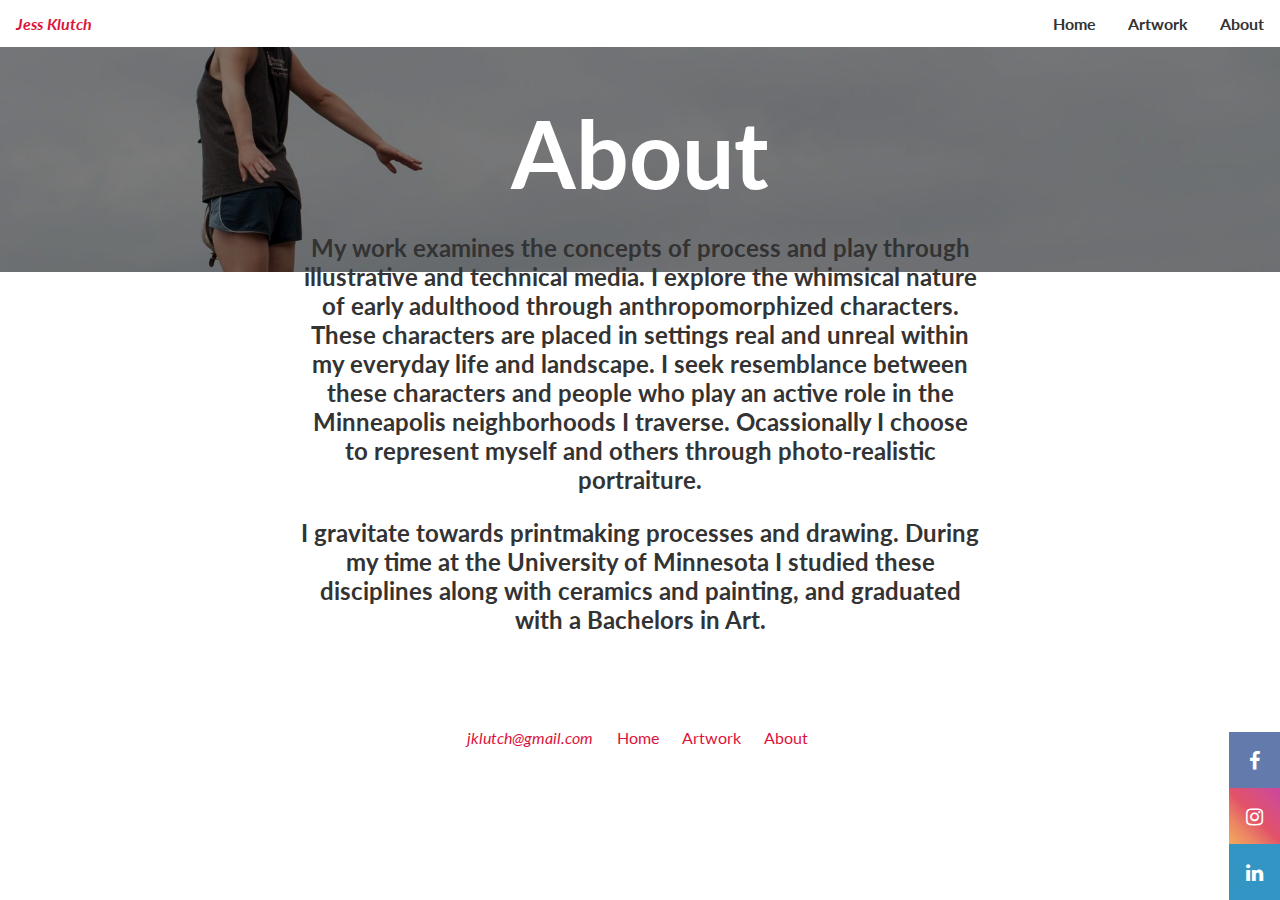
<file: Coding Practice/about.html>
<!doctype html>
<html>
<head>
	<!-- Global site tag (gtag.js) - Google Analytics -->
<script async src="https://www.googletagmanager.com/gtag/js?id=UA-152332224-1"></script>
<script>
  window.dataLayer = window.dataLayer || [];
  function gtag(){dataLayer.push(arguments);}
  gtag('js', new Date());

  gtag('config', 'UA-152332224-1');
</script>

	<meta charset="utf-8">
	<meta name="viewport" content="width=device-width initial-scale=1">
	<meta name="description" content="Artist Portfolio">
	<meta name="keywords" content="artist, printmaking, Minneapolis artist">
	<meta name="author" content="Jess Klutch">
	<title> Jess Klutch | About</title>
	<link rel="stylesheet" href="./style.css">
	<link href="https://fonts.googleapis.com/css?family=Lato:100&display=swap" rel="stylesheet">
	<link rel="stylesheet" href="https://cdnjs.cloudflare.com/ajax/libs/font-awesome/4.7.0/css/font-awesome.min.css">
	<link rel="icon" href="./images/favicon-16x16.png" type="image/gif" sizes="16x16">
</head>
<body> 
		<div class="navbar">
	<div class="title"><em><b>Jess Klutch</b></em></div>
    <a href="about.html"><b>About</b></a>
    <div class="dropdown">

   <a href="artwork.html" class="dropbtn"><b>Artwork
</b></a>
    <div class="dropdown-content">
    	<a href="prints.html"><b>Prints</b></a>
    	<a href="drawings.html"><b>Drawings</b></a>
    	<a href="paintings.html"><b>Paintings</b></a>
    	<a href="ceramics.html"><b>Ceramics</b></a>
</div>
  </div> 
  <a href="index.html"><b>Home</b></a>
</div>
<div class="background">


	
	<div class="content-box">
		<div class= "about-text"><b>About</b></div>
		<h2> <p>My work examines the concepts of process and play through illustrative and technical media. I explore the whimsical nature of early adulthood through anthropomorphized characters. These characters are placed in settings real and unreal within my everyday life and landscape. I seek resemblance between these characters and people who play an active role in the Minneapolis neighborhoods I traverse. Ocassionally I choose to represent myself and others through photo-realistic portraiture.</p>
			<p>I gravitate towards printmaking processes and drawing. During my time at the University of Minnesota I studied these disciplines along with ceramics and painting, and graduated with a Bachelors in Art.</p>

	</h2>
	</div>
<div class="footer">
	<div class="icon-bar">
  <a href="https://www.facebook.com/theklutch" class="facebook"><i class="fa fa-facebook"></i></a> 
  <a href="https://www.instagram.com/klutch16/" class="instagram"><i class="fa fa-instagram"></i></a> 
  <a href="https://www.linkedin.com/in/jess-klutch-a409b0176/" class="linkedin"><i class="fa fa-linkedin"></i></a>
</div>
</div>

<div class="footer-2">
	<a href="mailto:jklutch@gmail.com"><i>jklutch@gmail.com</i></a>
	<a href="index.html">Home</a>
	<a href="artwork.html">Artwork</a>
	<a href="about.html">About</a>
</div>
</body>
</html>
</file>
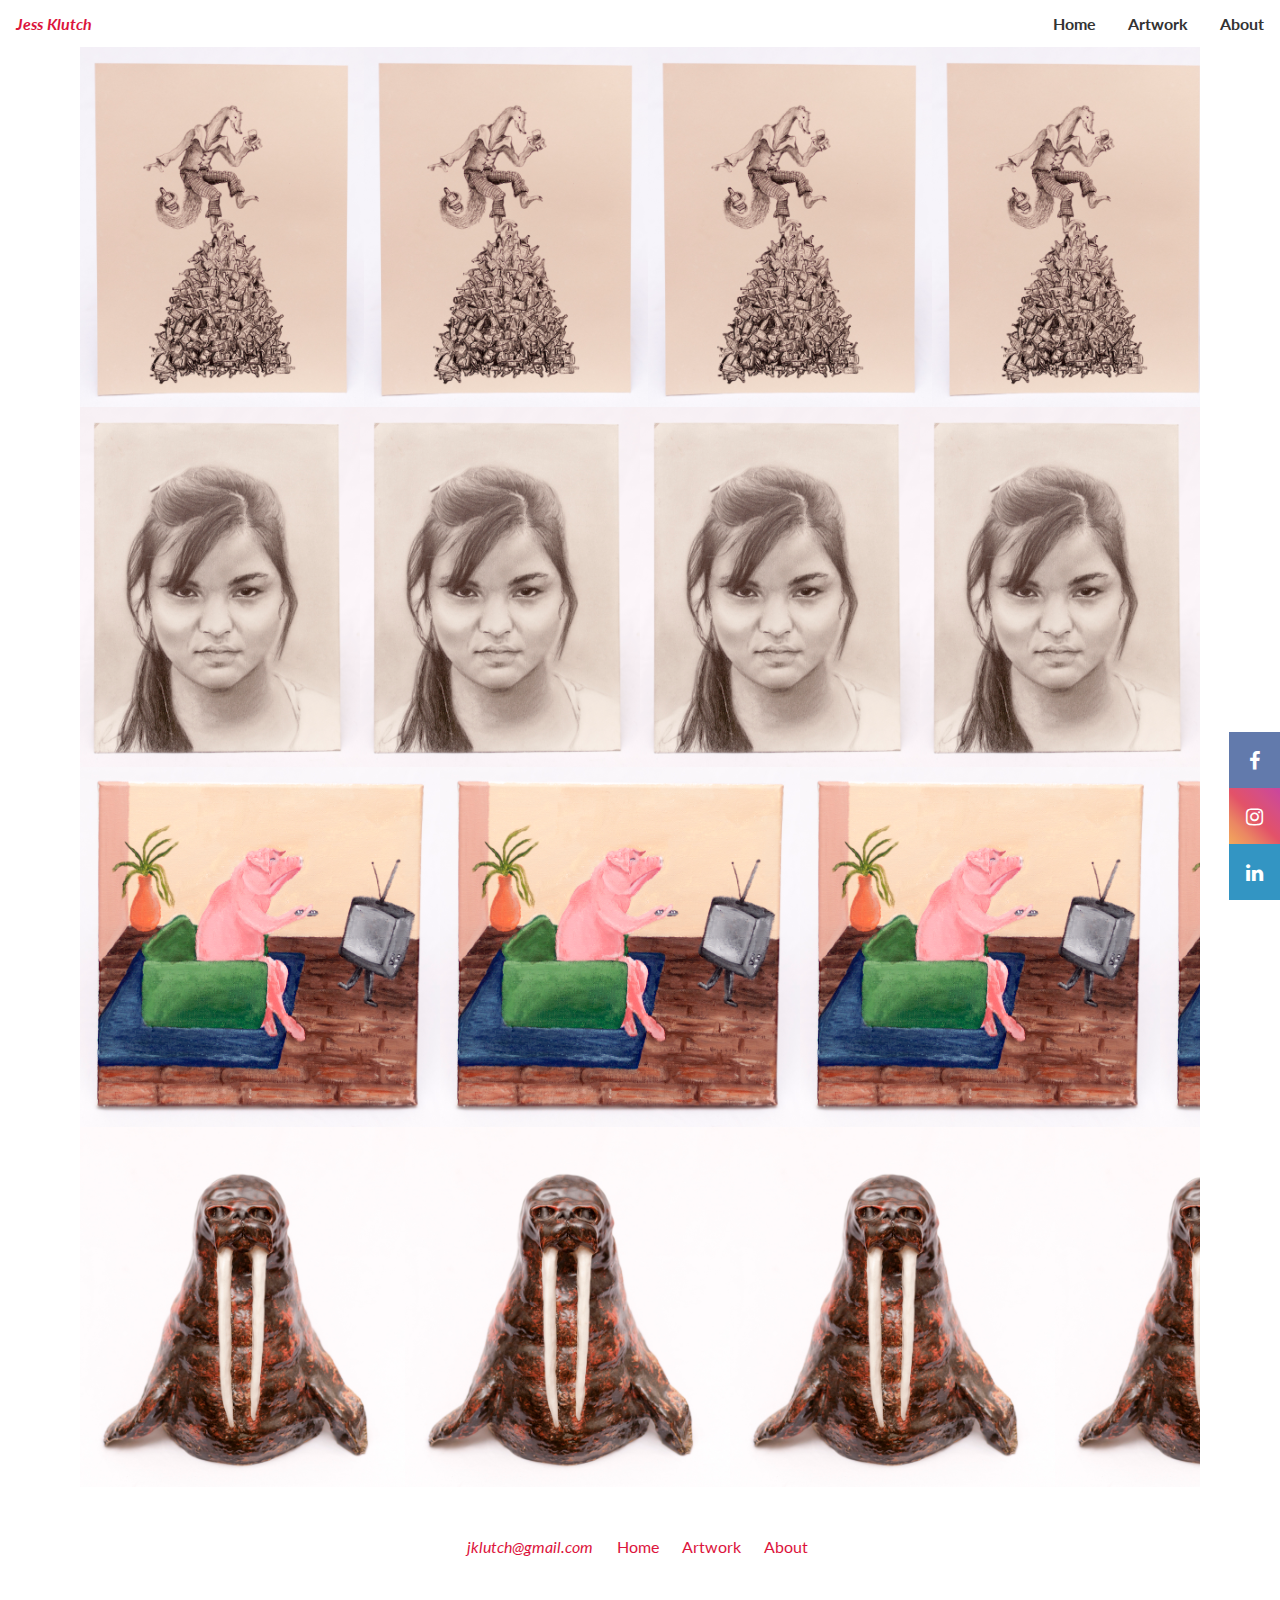
<file: Coding Practice/artwork.html>
<!doctype html>
<html>
<head>
	<!-- Global site tag (gtag.js) - Google Analytics -->
<script async src="https://www.googletagmanager.com/gtag/js?id=UA-152332224-1"></script>
<script>
  window.dataLayer = window.dataLayer || [];
  function gtag(){dataLayer.push(arguments);}
  gtag('js', new Date());

  gtag('config', 'UA-152332224-1');
</script>

	<meta charset="utf-8">
	<meta name="viewport" content="width=device-width initial-scale=1">
	<meta name="description" content="Artist Portfolio">
	<meta name="keywords" content="artist, printmaking, Minneapolis artist">
	<meta name="author" content="Jess Klutch">
	<title> Jess Klutch | Artwork</title>
	<link rel="stylesheet" href="./style.css">
	<link href="https://fonts.googleapis.com/css?family=Lato:100&display=swap" rel="stylesheet">
	<link rel="stylesheet" href="https://cdnjs.cloudflare.com/ajax/libs/font-awesome/4.7.0/css/font-awesome.min.css">
	<link rel="icon" href="./images/favicon-16x16.png" type="image/gif" sizes="16x16">
</head>

	<body> 
		<div class="navbar">
	<div class="title"><em><b>Jess Klutch</b></em></div>
    <a href="about.html"><b>About</b></a>
    <div class="dropdown">

   <a href="artwork.html" class="dropbtn"><b>Artwork</b>
</a>
    <div class="dropdown-content">
    	<a href="prints.html"><b>Prints</b></a>
    	<a href="drawings.html"><b>Drawings</b></a>
    	<a href="paintings.html"><b>Paintings</b></a>
    	<a href="ceramics.html"><b>Ceramics</b></a>
</div>
  </div> 
  <a href="index.html"><b>Home</b></a>
</div>


<a href="prints.html">
	<div class= "img-bottles">
		<button class="btn-a"><i>Prints</i></button>
</div>
</a>


<a href="drawings.html">
	<div class= "img-portrait">
		<button class="btn-a"><i>Drawings</i></button>
	</div>
</a>

<a href="paintings.html">
	<div class= "img-pig">
		<button class="btn-a"><i>Paintings</i></button>
</div>
</a>


<a href="ceramics.html">
	<div class="img-walrus">
		<button class="btn-a"><i>Ceramics</i></button>
	</div>
</a>
</div>
</div>
<div class="footer">
	<div class="icon-bar">
  <a href="https://www.facebook.com/theklutch" class="facebook"><i class="fa fa-facebook"></i></a> 
  <a href="https://www.instagram.com/klutch16/" class="instagram"><i class="fa fa-instagram"></i></a> 
  <a href="https://www.linkedin.com/in/jess-klutch-a409b0176/" class="linkedin"><i class="fa fa-linkedin"></i></a>
</div>
</div>

<div class="footer-2">
	<a href="mailto:jklutch@gmail.com"><i>jklutch@gmail.com</i></a>
	<a href="index.html">Home</a>
	<a href="artwork.html">Artwork</a>
	<a href="about.html">About</a>
</div>


	</body>
</html>
</file>
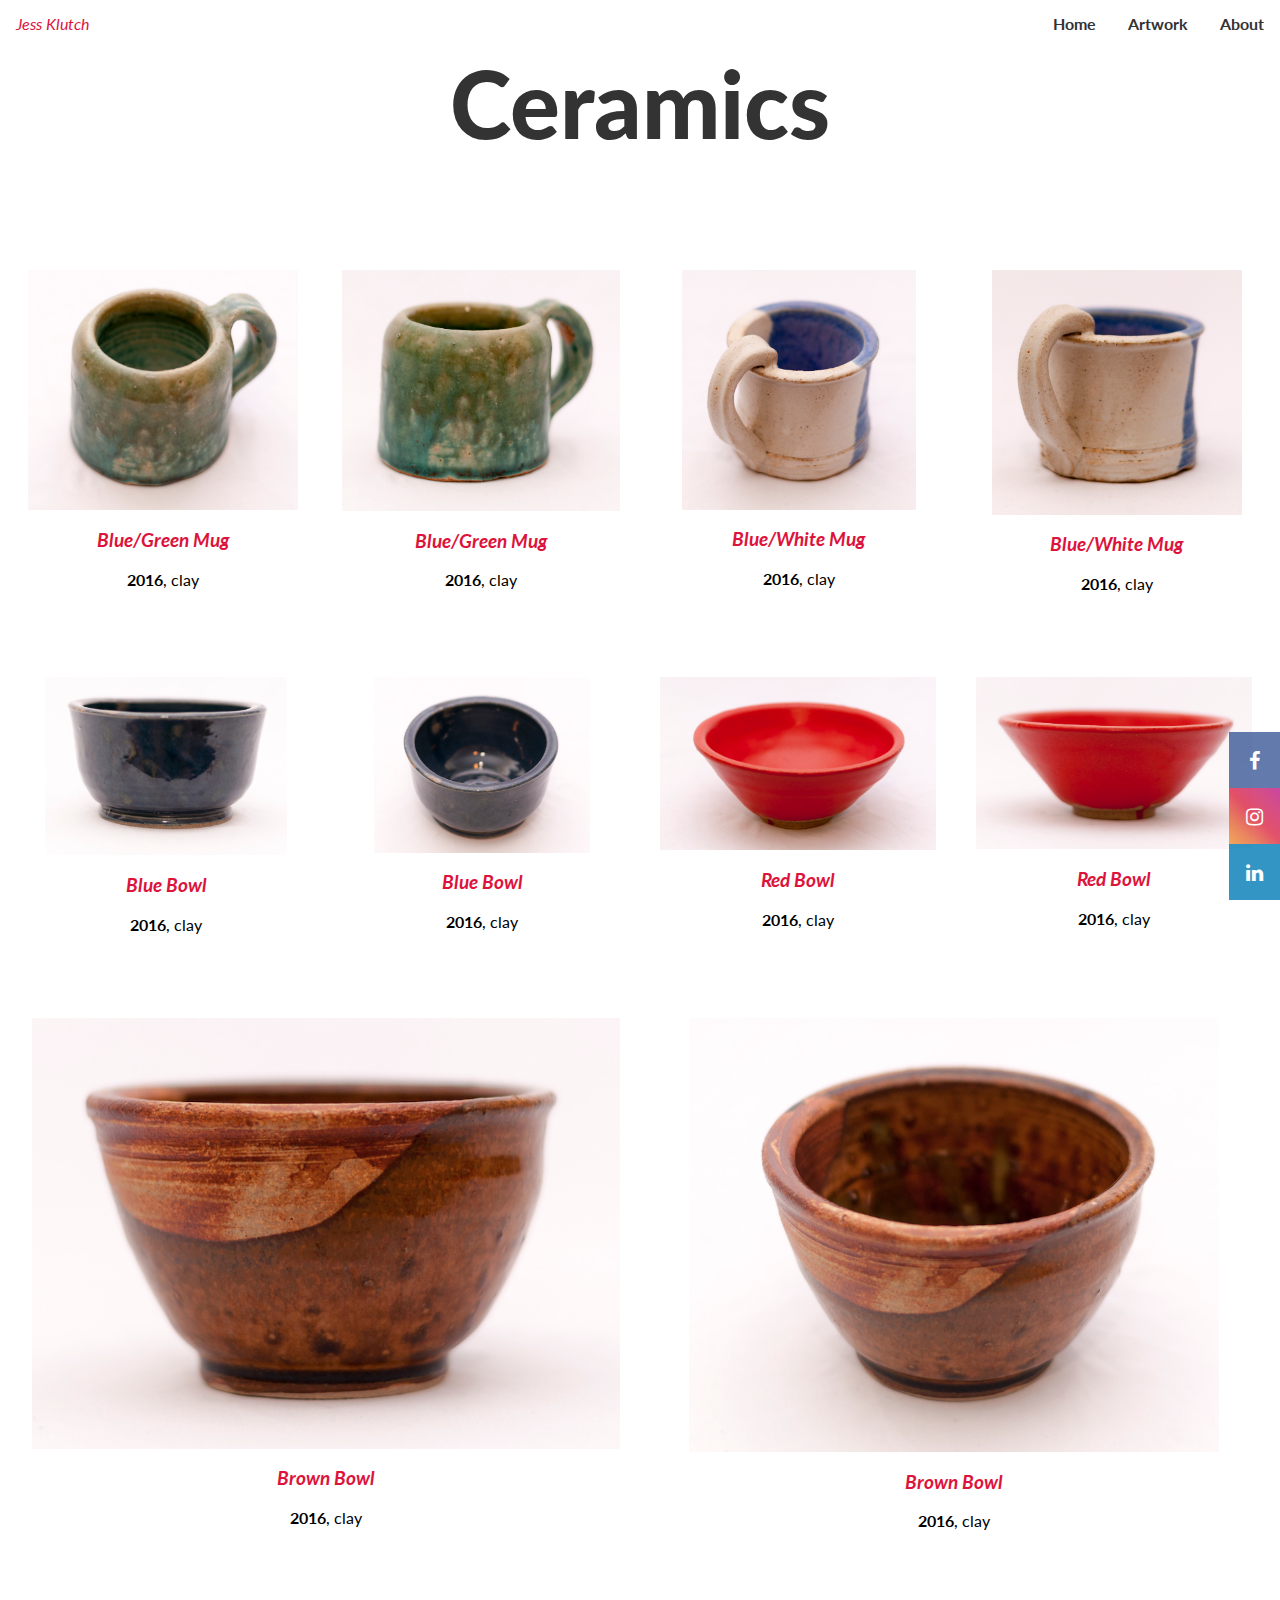
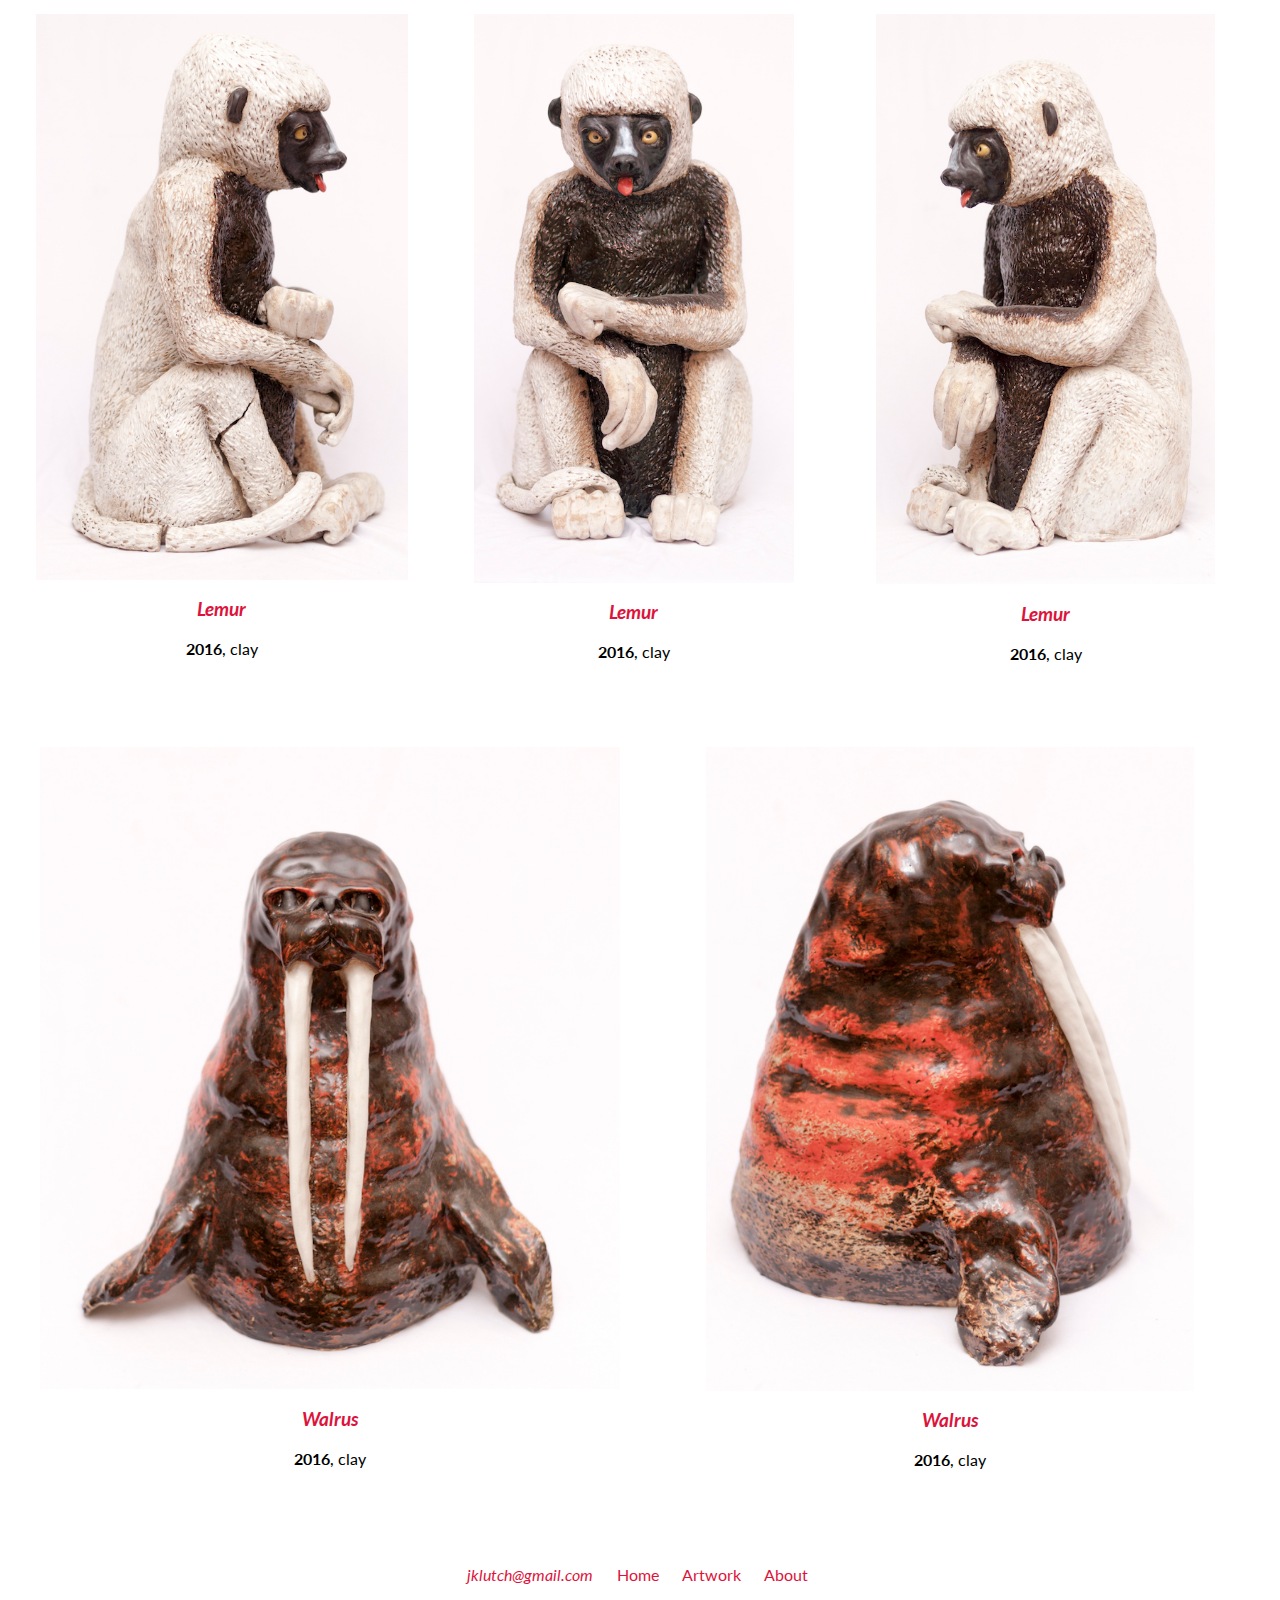
<file: Coding Practice/ceramics.html>
<!doctype html>
<html>
<head>
  <!-- Global site tag (gtag.js) - Google Analytics -->
<script async src="https://www.googletagmanager.com/gtag/js?id=UA-152332224-1"></script>
<script>
  window.dataLayer = window.dataLayer || [];
  function gtag(){dataLayer.push(arguments);}
  gtag('js', new Date());

  gtag('config', 'UA-152332224-1');
</script>

	<meta charset="utf-8">
	<meta name="viewport" content="width=device-width initial-scale=1">
	<meta name="description" content="Artist Portfolio">
	<meta name="keywords" content="artist, printmaking, Minneapolis artist">
	<meta name="author" content="Jess Klutch">
	<title> Jess Klutch | Artwork | Ceramics</title>
	<link rel="stylesheet" href="./style.css">
	<link href="https://fonts.googleapis.com/css?family=Lato:100&display=swap" rel="stylesheet">
  <link rel="stylesheet" href="https://cdnjs.cloudflare.com/ajax/libs/font-awesome/4.7.0/css/font-awesome.min.css">
  <link rel="icon" href="./images/favicon-16x16.png" type="image/gif" sizes="16x16">
</head>
<body> 
    <div class="navbar">
  <div class="title"><em>Jess Klutch</em></div>
    <a href="about.html"><b>About</b></a>
    <div class="dropdown">

   <a href="artwork.html" class="dropbtn"><b>Artwork</b>
</a>
    <div class="dropdown-content">
      <a href="prints.html"><b>Prints</b></a>
      <a href="drawings.html"><b>Drawings</b></a>
      <a href="paintings.html"><b>Paintings</b></a>
      <a href="ceramics.html"><b>Ceramics</b></a>
</div>
  </div> 
  <a href="index.html"><b>Home</b></a>
</div>


<body>
	<h1><b>Ceramics</b></h1>

	<div class="row-2">

  <div class="column-4">
    <div class="content-2">
    	<a target="Blue/Green Mug" href="./images/blue_green_mug2.jpg">
    <img src="./images/blue_green_mug2.jpg" alt="Ceramic blue and green mug top view" style="width:97%">
</a>
 <h3><em>Blue/Green Mug</em></h3>
      <p><strong>2016</strong>, clay</p>
     

    </div>
  </div>

  <div class="column-4">
    <div class="content-2">
    	<a target="Blue/Green Mug" href="./images/blue_green_mug1.jpg">
    <img src="./images/blue_green_mug1.jpg" alt="Ceramic blue and green mug side view" style="width:100%">
</a>
 <h3><em>Blue/Green Mug</em></h3>
      <p><strong>2016</strong>, clay</p>
    </div>
  </div>
  <div class="column-4">
    <div class="content-2">
    	<a target="Blue/White Mug" href="./images/blue_white_mug2.jpg">
    <img src="./images/blue_white_mug2.jpg" alt="blue and white mug top view" style="width:84%">
</a>
<h3><em>Blue/White Mug</em></h3>
<p><strong>2016</strong>, clay</p>
    </div>
  </div>
<div class="column-4">
	<div class="content-2">
		<a target="Blue/White Mug" href="./images/blue_white_mug1.jpg">
			<img src="./images/blue_white_mug1.jpg" alt="blue and white mug side view" style="width:90%">
		</a>
    <h3><em>Blue/White Mug</em></h3>
<p><strong>2016</strong>, clay</p>

</div>
</div>

<div class="row-2">

<div class="column-4">
	<div class="content-2">
		<a target="Blue Bowl" href="./images/bluebowl_1.jpg">
			<img src="./images/bluebowl_1.jpg" alt="blue bowl" style="width:88%">
		</a>
		    <h3><em>Blue Bowl</em></h3>
      <p><strong>2016</strong>, clay</p>
	</div>
</div>
<div class="column-4">
	<div class="content-2">
		<a target="Blue Bowl" href="./images/bluebowl_2.jpg">
			<img src="./images/bluebowl_2.jpg" alt="blue bowl" style="width:78%">
		</a>
    <h3><em>Blue Bowl</em></h3>
      <p><strong>2016</strong>, clay</p>

	</div>
</div>
<div class="column-4">
	<div class="content-2">
		<a target="Red Bowl" href="./images/redbowl_1.jpg">
			<img src="./images/redbowl_1.jpg" alt="red bowl" style="width:100%">
		</a>
		    <h3><em>Red Bowl</em></h3>
      <p><strong>2016</strong>, clay</p>
	</div>
</div>
<div class="column-4">
	<div class="content-2">
		<a target="Red Bowl" href="./images/redbowl_2.jpg">
			<img src="./images/redbowl_2.jpg" alt="red bowl" style="width:100%">
		</a>
     <h3><em>Red Bowl</em></h3>
      <p><strong>2016</strong>, clay</p>


	</div>
</div>


<div class="row-2">
<div class="column-3">
<div class="content-2">
	<a target="Brown Bowl" href="./images/brownbowl_1.jpg">
  <img src="./images/brownbowl_1.jpg" alt="brown bowl" style="width:100%">
  </a>
      <h3><em>Brown Bowl</em></h3>
      <p><strong>2016</strong>, clay</p>
    </div>
</div>
    <div class="column-3">
<div class="content-2">
	<a target="Brown Bowl" href="./images/brownbowl_2.jpg">
  <img src="./images/brownbowl_2.jpg" alt="brown bowl" style="width:90%">
  </a>
  <h3><em>Brown Bowl</em></h3>
      <p><strong>2016</strong>, clay</p> 
    </div>
</div>

<div class="row-2">

<div class="column-2">
<div class="content-2">
	<a target="Lemur" href="./images/lemur_side.jpg">
  <img src="./images/lemur_side.jpg" alt="Handbuilt lemur side view" style="width:100%">
  </a>
      <h3><em>Lemur</em></h3>
      <p><strong>2016</strong>, clay</p>
    </div>
</div>

    <div class="column-2">
<div class="content-2">
	<a target="Lemur" href="./images/brownbowl_2.jpg">
  <img src="./images/lemur_front.jpg" alt="Handbuilt lemur front view" style="width:86%">
  </a>
   <h3><em>Lemur</em></h3>
      <p><strong>2016</strong>, clay</p>
   
    </div>
</div>
<div class="column-2">
<div class="content-2">
	<a target="Lemur" href="./images/lemur_side2.jpg">
  <img src="./images/lemur_side2.jpg" alt="Handbuilt lemur side view" style="width:91%">
  </a>
      <h3><em>Lemur</em></h3>
      <p><strong>2016</strong>, clay</p>
    </div>
</div>

<div class="row-2">
<div class="column-3">
<div class="content-2">
	<a target="Walrus" href="./images/walrus_front.jpg">
  <img src="./images/walrus_front.jpg" alt="walrus front view" style="width:100%">
  </a>
      <h3><em>Walrus</em></h3>
      <p><strong>2016</strong>, clay</p>
    </div>
</div>

    <div class="column-3">
<div class="content-2">
	<a target="Walrus" href="./images/walrus_side.jpg">
  <img src="./images/walrus_side.jpg" alt="walrus side view" style="width:84%">
  </a>
  <h3><em>Walrus</em></h3>
      <p><strong>2016</strong>, clay</p>
     
    </div>
 </div>
</div>
<div class="footer">
  <div class="icon-bar">
  <a href="https://www.facebook.com/theklutch" class="facebook"><i class="fa fa-facebook"></i></a> 
  <a href="https://www.instagram.com/klutch16/" class="instagram"><i class="fa fa-instagram"></i></a> 
  <a href="https://www.linkedin.com/in/jess-klutch-a409b0176/" class="linkedin"><i class="fa fa-linkedin"></i></a>
</div>
</div>

<div class="footer-2">
  <a href="mailto:jklutch@gmail.com"><i>jklutch@gmail.com</i></a>
  <a href="index.html">Home</a>
  <a href="artwork.html">Artwork</a>
  <a href="about.html">About</a>
</div>

</body>
</html>
</file>
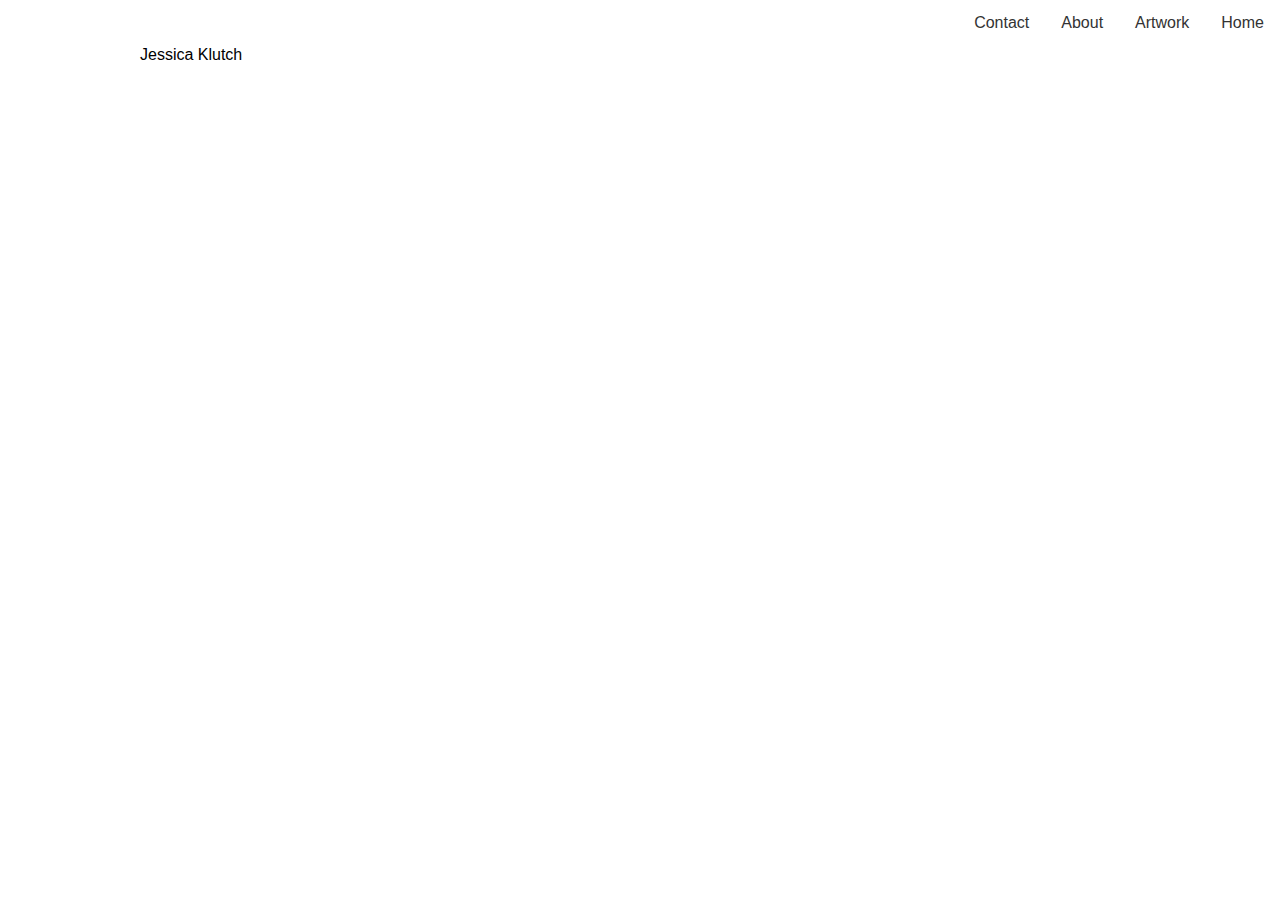
<file: Coding Practice/ceramincs.html>
<!doctype html>
<html>
<head>
	<meta charset="utf-8">
	<meta name="viewport" content="width=device-width">
	<meta name="description" content="Artist Portfolio">
	<meta name="keywords" content="artist, printmaking, Minneapolis artist">
	<meta name="author" content="Jess Klutch">
	<title> Jessica Klutch | Artwork</title>
	<link rel="stylesheet" href="./style.css">
	<link href="https://fonts.googleapis.com/css?family=Open+Sans&display=swap" rel="stylesheet">
</head>
<div class="navbar">
	<a href="index.html">Home</a>
  <a href="artwork.html">Artwork</a>
  <a href="about.html">About</a>
  <a href="contact.html">Contact</a>
</div>

<div class="main">
 <header>Jessica Klutch</header>
</div>
</file>
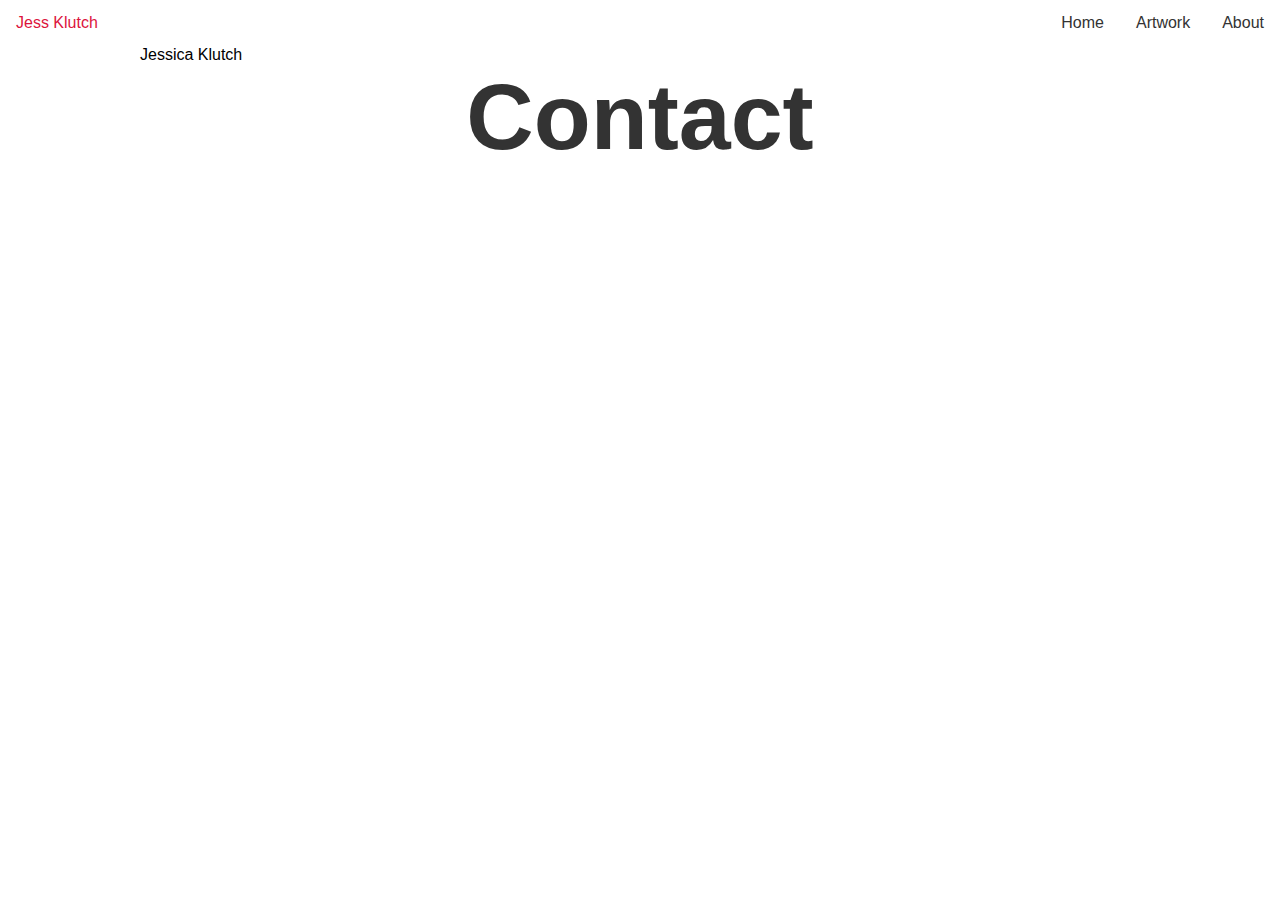
<file: Coding Practice/contact.html>
<!doctype html>
<html>
<head>
	<meta charset="utf-8">
	<meta name="viewport" content="width=device-width">
	<meta name="description" content="Artist Portfolio">
	<meta name="keywords" content="artist, printmaking, Minneapolis artist">
	<meta name="author" content="Jess Klutch">
	<title> Jessica Klutch | Artwork</title>
	<link rel="stylesheet" href="./style.css">
	<link href="https://fonts.googleapis.com/css?family=Open+Sans&display=swap" rel="stylesheet">
</head>
<div class="navbar">
	<div class="title">Jess Klutch</div>
    <a href="about.html">About</a>
    <a href="artwork.html">Artwork</a>
  <a href="index.html">Home</a>
</div>

<div class="main">
 <header>Jessica Klutch</header>
</div>

<body>
	<h1>Contact</h1>

</body>
</html>
</file>
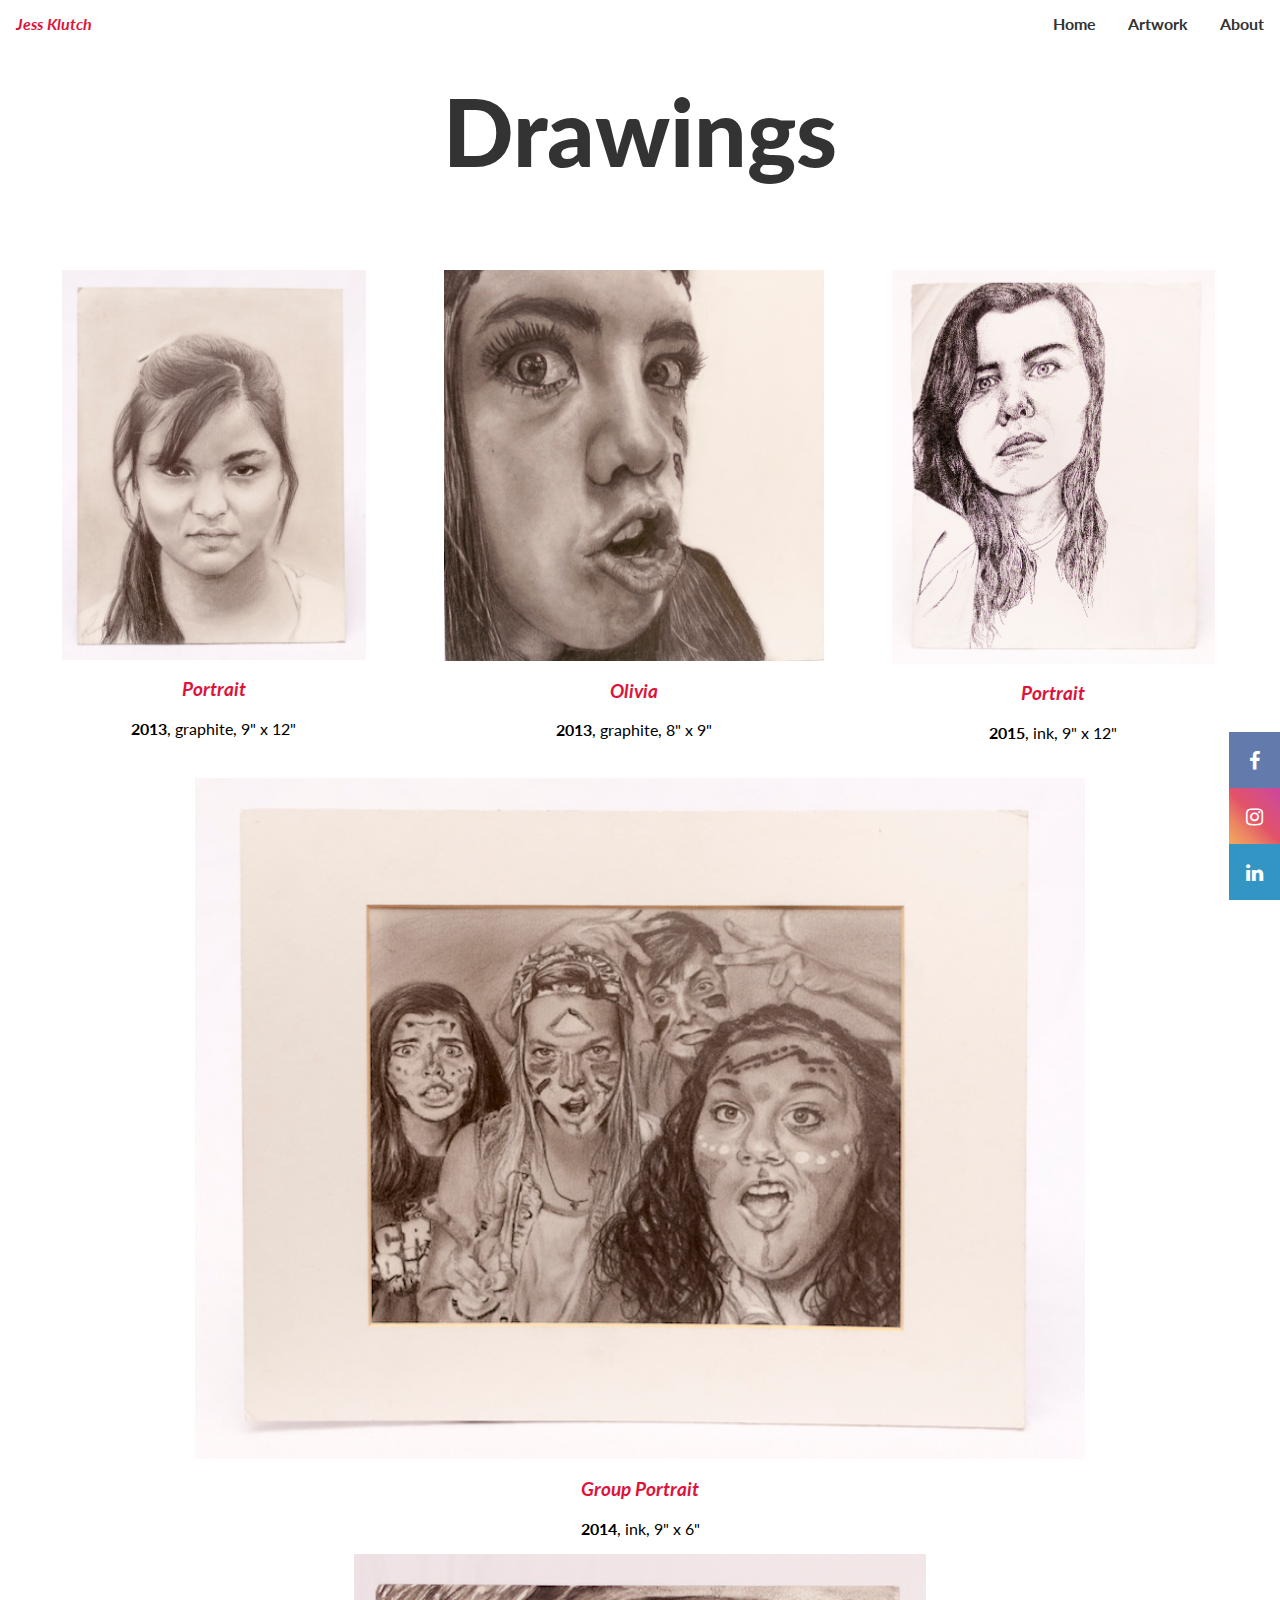
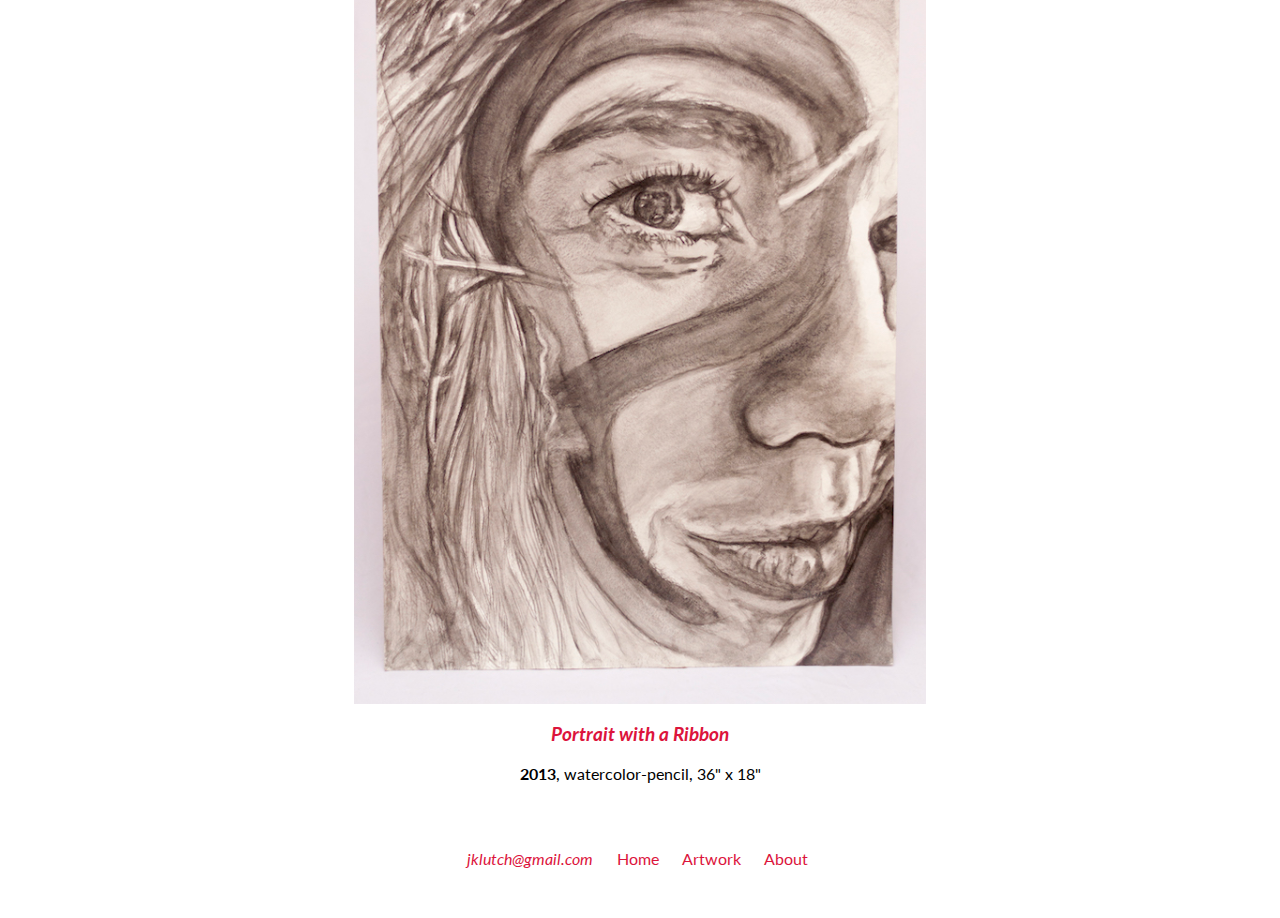
<file: Coding Practice/drawings.html>
<!doctype html>
<html>
<head>
	<!-- Global site tag (gtag.js) - Google Analytics -->
<script async src="https://www.googletagmanager.com/gtag/js?id=UA-152332224-1"></script>
<script>
  window.dataLayer = window.dataLayer || [];
  function gtag(){dataLayer.push(arguments);}
  gtag('js', new Date());

  gtag('config', 'UA-152332224-1');
</script>

	<meta charset="utf-8">
<meta name="viewport" content="width=device-width initial-scale=1">
	<meta name="description" content="Artist Portfolio">
	<meta name="keywords" content="artist, printmaking, Minneapolis artist">
	<meta name="author" content="Jess Klutch">
	<title> Jess Klutch | Artwork | Drawings</title>
	<link rel="stylesheet" href="./style.css">
	<link href="https://fonts.googleapis.com/css?family=Lato:100&display=swap" rel="stylesheet">
	<link rel="stylesheet" href="https://cdnjs.cloudflare.com/ajax/libs/font-awesome/4.7.0/css/font-awesome.min.css">
  <link rel="icon" href="./images/favicon-16x16.png" type="image/gif" sizes="16x16">
</head>
<body> 
		<div class="navbar">
	<div class="title"><em><b>Jess Klutch</b></em></div>
    <a href="about.html"><b>About</b></a>
    <div class="dropdown">

   <a href="artwork.html" class="dropbtn"><b>Artwork
</b></a>
    <div class="dropdown-content">
    	<a href="prints.html"><b>Prints</b></a>
    	<a href="drawings.html"><b>Drawings</b></a>
    	<a href="paintings.html"><b>Paintings</b></a>
    	<a href="ceramics.html"><b>Ceramics</b></a>
</div>
  </div> 
  <a href="index.html"><b>Home</b></a>
</div>

<body>
	

			<div class="row-2">
				<h1><b>Drawings</b></h1>

  <div class="column-2">
    <div class="content-2">
    	<a target="Portrait" href="./images/portrait.jpg">
    <img src="./images/portrait.jpg" alt="Portrait of a Woman" style="width:80%">
</a>
      <h3><em>Portrait</em></h3>
      <p><strong>2013</strong>, graphite, 9" x 12"</p>
    </div>
  </div>
  <div class="column-2">
    <div class="content-2">
    	<a target="Portrait" href="./images/portrait2.jpeg">
    <img src="./images/portrait2.jpeg" alt="Abstract curvy-grey scale shapes" style="width:100%">
</a>
      <h3><em>Olivia</em></h3>
      <p><strong>2013</strong>, graphite, 8" x 9"</p>
    </div>
  </div>
  <div class="column-2">
    <div class="content-2">
    	<a target="Portrait" href="./images/portrait3.jpg">
    <img src="./images/portrait3.jpg" alt="Abstract black shapes" style="width:85%">
</a>
      <h3><em>Portrait</em></h3>
      <p><strong>2015</strong>, ink, 9" x 12"</p>
    </div>
  </div>
  <div class="content-2">
  	<a target="Group Portrait" href="./images/groupportrait.jpg">
  		<img src="./images/groupportrait.jpg" alt="group portrait of three people making weird faces" style="width:70%">
  	</a>
  	<h3><em>Group Portrait</em></h3>
  	<p><strong>2014</strong>, ink, 9" x 6"</p>
  </div>
<div class="content-2">
  	<a target="Portrait with a Ribbon" href="./images/ribbon.jpg">
  		<img src="./images/ribbon.jpg" alt="Portrait of a woman with a ribbon in facepaint over the eye" style="width:45%">
  	</a>
  	<h3><em>Portrait with a Ribbon</em></h3>
  	<p><strong>2013</strong>, watercolor-pencil, 36" x 18"</p>
  </div>
<div class="footer">
	<div class="icon-bar">
  <a href="https://www.facebook.com/theklutch" class="facebook"><i class="fa fa-facebook"></i></a> 
  <a href="https://www.instagram.com/klutch16/" class="instagram"><i class="fa fa-instagram"></i></a> 
  <a href="https://www.linkedin.com/in/jess-klutch-a409b0176/" class="linkedin"><i class="fa fa-linkedin"></i></a>
</div>
</div>

<div class="footer-2">
	<a href="mailto:jklutch@gmail.com"><i>jklutch@gmail.com</i></a>
	<a href="index.html">Home</a>
	<a href="artwork.html">Artwork</a>
	<a href="about.html">About</a>
</div>
</body>
</html>
</file>
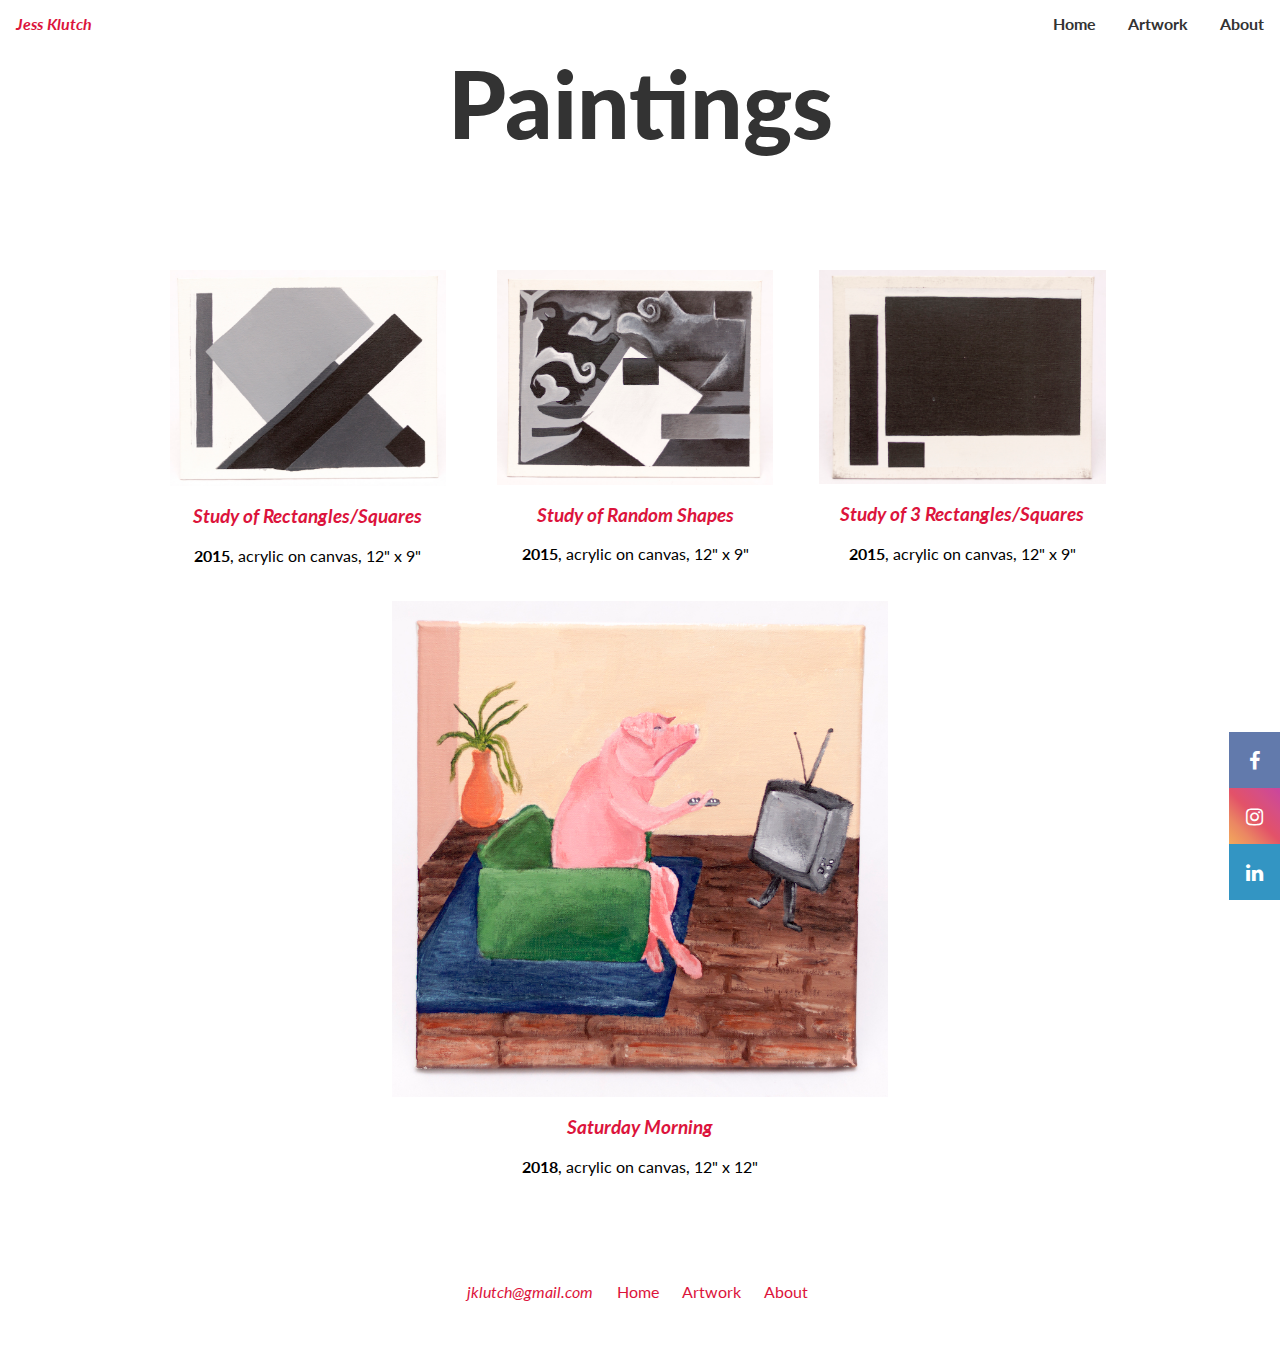
<file: Coding Practice/paintings.html>
<!doctype html>
<html>
<head>
  <!-- Global site tag (gtag.js) - Google Analytics -->
<script async src="https://www.googletagmanager.com/gtag/js?id=UA-152332224-1"></script>
<script>
  window.dataLayer = window.dataLayer || [];
  function gtag(){dataLayer.push(arguments);}
  gtag('js', new Date());

  gtag('config', 'UA-152332224-1');
</script>

	<meta charset="utf-8">
	<meta name="viewport" content="width=device-width initial-scale=1">
	<meta name="description" content="Artist Portfolio">
	<meta name="keywords" content="artist, printmaking, Minneapolis artist">
	<meta name="author" content="Jess Klutch">
	<title> Jess Klutch | Artwork | Paintings</title>
	<link rel="stylesheet" href="./style.css">
	<link href="https://fonts.googleapis.com/css?family=Lato:100&display=swap" rel="stylesheet">
  <link rel="stylesheet" href="https://cdnjs.cloudflare.com/ajax/libs/font-awesome/4.7.0/css/font-awesome.min.css">
  <link rel="icon" href="./images/favicon-16x16.png" type="image/gif" sizes="16x16">
</head>
<body> 
    <div class="navbar">
  <div class="title"><em><b>Jess Klutch</b></em></div>
    <a href="about.html"><b>About</b></a>
    <div class="dropdown">

   <a href="artwork.html" class="dropbtn"><b>Artwork</b>
</a>
    <div class="dropdown-content">
      <a href="prints.html"><b>Prints</b></a>
      <a href="drawings.html"><b>Drawings</b></a>
      <a href="paintings.html"><b>Paintings</b></a>
      <a href="ceramics.html"><b>Ceramics</b></a>
</div>
  </div> 
  <a href="index.html"><b>Home</b></a>
</div>



<body>
	<div class="main">

	<h1><b>Paintings</b></h1>

	<div class="row-2">

  <div class="column-2">
    <div class="content-2">
    	<a target="Study of Rectangles/Squares" href="./images/abstract.jpg">
    <img src="./images/abstract.jpg" alt="Abstract grey-scale shapes" style="width:96%">
</a>
      <h3><em>Study of Rectangles/Squares</em></h3>
      <p><strong>2015</strong>, acrylic on canvas, 12" x 9"</p>
    </div>
  </div>
  <div class="column-2">
    <div class="content-2">
    	<a target="Study of Random Shapes" href="./images/abstract2.jpg">
    <img src="./images/abstract2.jpg" alt="Abstract curvy-grey scale shapes" style="width:96%">
</a>
      <h3><em>Study of Random Shapes</em></h3>
      <p><strong>2015</strong>, acrylic on canvas, 12" x 9"</p>
    </div>
  </div>
  <div class="column-2">
    <div class="content-2">
    	<a target="Study of 3 Rectangles/Squares" href="./images/abstract3.jpg">
    <img src="./images/abstract3.jpg" alt="Abstract black shapes" style="width:100%">
</a>
      <h3><em>Study of 3 Rectangles/Squares</em></h3>
      <p><strong>2015</strong>, acrylic on canvas, 12" x 9"</p>
    </div>
  </div>

<div class="content-3">
	<a target="Saturday Morning" href="./images/pigpainting.jpg">
  <img src="./images/pigpainting.jpg" alt="Pig sitting on a couch" style="width:100%">
  </a>
      <h3><em>Saturday Morning</em></h3>
      <p><strong>2018</strong>, acrylic on canvas, 12" x 12"</p>
    </div>

<div class="footer">
  <div class="icon-bar">
  <a href="https://www.facebook.com/theklutch" class="facebook"><i class="fa fa-facebook"></i></a> 
  <a href="https://www.instagram.com/klutch16/" class="instagram"><i class="fa fa-instagram"></i></a> 
  <a href="https://www.linkedin.com/in/jess-klutch-a409b0176/" class="linkedin"><i class="fa fa-linkedin"></i></a>
</div>
</div>

<div class="footer-2">
  <a href="mailto:jklutch@gmail.com"><i>jklutch@gmail.com</i></a>
  <a href="index.html">Home</a>
  <a href="artwork.html">Artwork</a>
  <a href="about.html">About</a>
</div>
</body>
</html>
</file>
<file: Coding Practice/style.css>
body, html {
  height: 100%;
 font-family: 'Lato', sans-serif;
 margin: 0;
}

header {

}
.hero-image {
  background-image: linear-gradient(rgba(0, 0, 0, 0.5), rgba(0, 0, 0, 0.5)), url("./images/images.jpg");
  height: 100%;
  background-position: center;
  background-repeat: no-repeat;
  background-size: cover;
  position: relative;
}

.hero-text {
  text-align: center;
  position: absolute;
  top: 60%;
  left: 50%;
  transform: translate(-50%, -50%);
  color: white;
 font-family: 'Lato', sans-serif;
  font-size: 50pt;

}


.hero-text button {
  border: none;
  outline: 0;
  display: inline-block;
  font-size: 12pt;
  font-weight: bold;
  padding: 15px 30px;
  color: white;
  background-color: crimson;
  text-align: center;
  cursor: pointer;
  font-family: 'Lato', sans-serif;
  margin-bottom: 100px;

}

.hero-text button:hover{
  background-color: crimson;
  color: white;
  font-family: 'Lato', sans-serif;
  opacity: .8;
  font-size: 12pt;
}



h1 {
	text-align: center;
	font-family: 'Lato', sans-serif;
	font-size: 70pt;
  margin-top: 0;
  color: #333;

}

.artist-portfolio {
	font-size: 30pt;
	font-family: 'Lato', sans-serif;
	padding: 30px;
   transition: 1s ease-in-out;
   font-weight: bolder;

}
button {
	font-family: 'Lato', sans-serif;
}
.navbar {
  overflow: hidden;
  background-color: white;



}

.navbar a {
  float: right;
  font-size: 16px;
  color: #333;
  text-align: center;
  padding: 14px 16px;
  text-decoration: none;
  position: sticky;


}

.dropdown {
  float: right;
  overflow: hidden;
}

.dropdown .dropbtn {
  font-size: 16px;  
  border: none;
  outline: none;
  color: #333;
  padding: 14px 16px;
  background-color: inherit;
  font-family: inherit;
  margin: 0;
  }

.navbar a:hover, .dropdown:hover .dropbtn {
  background-color: crimson;
}

.dropdown-content {
  display: none;
  position: absolute;
  top: 45px;
  background-color: #f9f9f9;
  min-width: 160px;
  box-shadow: 0px 8px 16px 0px rgba(0,0,0,0.2);
  z-index: 1;
}

.dropdown-content a {
  float: none;
  color: crimson;
  padding: 12px 16px;
  text-decoration: none;
  display: block;
  text-align: left;

}

.dropdown-content a:hover {
  background-color: #ddd;
}

.dropdown:hover .dropdown-content {
  display: block;
}
a.button {
    -webkit-appearance: button;
    -moz-appearance: button;
    appearance: button;

    text-decoration: none;
    color: initial;
}
.title {
	top:sticky;
  float: left;
  display: block;
  color: crimson;
  text-align: center;
  padding: 14px 16px;
  text-decoration: none;
  font-family: 'Open Sans' sans-serif;
}

.btn-a{
 opacity: 0;
text-align: center;
  position: relative;
  top: 0%;
  left: 0%;
  font-size: 25px;
  padding: 100px 100px;
  border: none;
  cursor: pointer;
  border-radius: 5px;
  text-align: center;
  height:100%;
  width: 100%;
    transition:1s ease-in-out;


}
.btn-a:hover {
  opacity: 1.0;
  visibility: visible;
  background-color: crimson;
  color: white;
  position: relative;
  top: 0%;
  left: 0%;
  font-size: 25px;
  padding: 100px 100px;
  border: none;
  cursor: pointer;
  border-radius: 5px;
  text-align: center;
  height:100%;
  width: 100%;
  transition: 1s ease-in-out;

	 }

.dropbtn:hover {
  background-color: crimson
}

 .img-bottles {
	background-image: url("./images/bottles.jpg");
	height: 40%;
  width: auto;
	background-size: contain;
  margin-left: 80px;
  margin-right: 80px;
	}
.img-portrait {
	background-image: url("./images/portrait.jpg");
	height: 40%;
  width: auto;
	background-size: contain;
  margin-left: 80px;
  margin-right: 80px;
}
.img-pig {
	background-image: url("./images/pigpainting.jpg");
	height: 40%;
  width: auto;
	background-size: contain;
  margin-left: 80px;
  margin-right: 80px;
}
.img-walrus {
	background-image: url("./images/walrus_front.jpg");
	height: 40%;
  width: auto;
	background-size: contain;
  margin-left: 80px;
  margin-right: 80px;
}


.image {

	display: inline block;
	width: 100%;
	height: auto;
	object-fit: contain;
  margin-left: 40px;
  margin-right: 40px;
}

.main {

  max-width: 1000px;
  margin: auto;
  vertical-align: bottom
}

* {
  box-sizing: border-box;
}


.row-2 {
  margin: 8px -16px;
  max-height: 800px;
  display: inline-block;
  vertical-align: bottom;
  transition: 1s ease-in-out;
}

/* Add padding BETWEEN each column */
.row-2,
.row-2 > .column-2 {
  padding: 20px;
}

.row-2,
.row-2 > .column-4 {
  padding: 20px;
}

.row-2,
.row-2 > .column-3 {
  padding: 20px;
}

/* Create three equal columns that floats next to each other */
.column-2 {
  float: left;
  width: 33%;
  text-align: center;
  display:inline-block;
}
.column-3 {
	float: left;
	width: 50%;
  text-align: center;
  transition: 1s ease-in-out;

}
.borders {
  padding-right: 40px;
  padding-left: 40px;
}

/* Clear floats after rows */ 
.row-2::after {
  content: "";
  display: table;
  clear: both;
  text-align: center;
  float: center;
}

/* Content */
.content-2 {
  background-color: white;
  padding: 20px, 20px;
text-align: center;
display: inline-block;
width: 100%;
}
.content-3 {
	display: block;
	margin-left: auto;
	margin-right: auto;
  width: 50%;
  float: center;
  text-align: center;
  padding-bottom: 40px;
}
.line {
  size: 50px;
}
img {
	vertical-align: text-bottom;
  max-height: 100%;
  max-width: 100%;
}

h3 {
	color:crimson;
}
h3, p{
	text-align: center
}
.column-4 {
  float: left;
  width: 25%;
  padding-right: auto;
  padding-left: auto;
}

.background {
  background-image: linear-gradient(rgba(0, 0, 0, 0.5), rgba(0, 0, 0, 0.5)), url("./images/about-background.jpg");
  height: 25%;
  width: auto;
  background-position: center;
  background-repeat: no-repeat;
  background-size: cover;
  left: 0;

}
 .content-box {
  text-align: center;
  color: #333;
  padding-right: 300px;
  padding-left: 300px;
  padding-top: 50px;
  padding-bottom: 20px;

 }
.about-text {
  text-align: center;
  font-family: 'Lato', sans-serif;
  font-size: 70pt;
  margin-top: 0;
  color: white;
}

 .footer {
   position: fixed;
   right: 0;
   bottom: 0;
   width: 4%;
   background-color: #333;
   color: #f2f2f2;
   text-align: right;
   opacity: .8;


}
 .footer-2 {
   padding-left: 15px;
   bottom: 0;
   width: 100%;
   height: 100px;
   background-color: white;
   text-align: center;
   padding-top: 50px;
  
}

.footer-2 a{
  text-decoration: none;
 float: center;
 bottom: 0;
 padding-right: 20px;
 padding-bottom: 50px;
 height: 50px;
 color: crimson;
 font-weight: 

}

.margin-top {
  margin-top: 40px;
}


.icon-bar a {
  display: block;
  text-align: center;
  padding: 16px;
  transition: all 0.3s ease;
  color: white;
  font-size: 20px;
}

.icon-bar a:hover {
  background-color: #000;
}

.facebook {
  background: #3B5998;
  color: white;
}

.instagram {
background: #f09433; 
background: -moz-linear-gradient(45deg, #f09433 0%, #e6683c 25%, #dc2743 50%, #cc2366 75%, #bc1888 100%); 
background: -webkit-linear-gradient(45deg, #f09433 0%,#e6683c 25%,#dc2743 50%,#cc2366 75%,#bc1888 100%); 
background: linear-gradient(45deg, #f09433 0%,#e6683c 25%,#dc2743 50%,#cc2366 75%,#bc1888 100%); 
}
.instagram:hover {
  background: #000;
   }

.linkedin {
   background: #007bb5;
  color: white;
}
/* Responsive layout - makes a two column-layout instead of four columns */
@media screen and (max-width: 1200px) {
  .column-2 , .column-3 , .column-4 , .about-text , .content-box , .hero-image , .hero-text {
    width: 100%;
    padding: 5%;
    float: center;
  }
  .footer-2 {
    padding-right: 5%;
  }
  .background {
    height: 25%;
  }
  .about-text {
  padding-top: 15%;
  text-align: center;
  position: relative;
  font-size: 50pt;
  }

  .footer-2 a, .footer-2 {
   text-align: center;
   width: 100%;
   font-weight: bold;
   visibility: hidden;

  }


  .hero-image {
    height: 100%;
    width: 100%;
    position: fixed;
    top: 0;
    left: 0;
  }

.img-bottles , .img-pig , .img-portrait , .img-walrus {
   width: 100%;
   margin: 0;
   opacity: 1.0;
   background-size: 0 0; 
  
    
  }


h1 {
  font-weight: bolder;
  font-family:'Lato', sans-serif;
}
p {
  font-weight: bolder;
  font-family: 'Lato', sans-serif;
}
.btn-a {
  opacity: 1.0;
  color: crimson;
  background-color: white;
  font-weight: bolder;
  font-size: 62px;
  text-align: center;
  float: center;

   }
 }

 @media only screen 
    and (device-width : 375px) 
    and (device-height : 812px) 
    and (-webkit-device-pixel-ratio : 3) {

      .column-2 , .column-3 , .column-4 , .hero-image , .hero-text{
    width: 100%;
    float: center;

  }

  .row-2 , .column-2 , .content-3 , .content-2 {
    width: 100%;
    float: center;

  }
   .footer {
    width: 10%;
  }
  .footer-2 a {
    padding-right: 5%;
    float: center;
    font-weight: bold;
  }
  .about-text {
  padding-top: 60px;
  text-align: center;
  position: relative;

  }
  .hero-image {
    height: 100%;
    width: 100%;
    position: fixed;
    top: 0;
    left: 0;
  }

   .img-bottles , .img-pig , .img-portrait , .img-walrus {
   width: 100%;
   padding-bottom: 0;
   padding-top: 0;
   margin: 0;
   opacity: 1.0;
   background-size: 0 0;

    
  }
h1 {
  font-weight: bolder;
  font-family: 'Lato', sans-serif;
}
p {
  font-weight: bolder;
  font-family: 'Lato', sans-serif;
}
  .artist-portfolio {
    font-size: 40pt;
    font-family:'Lato', sans-serif;
  }
  .btn-a {
    opacity: 1.0;
    color: crimson;
    background-color: white;
    font-weight: bolder;
    font-size: 50px;
    padding-left: 15px;
    width: 50%;
    height: 10%;

   
  
  }



     }

/* Responsive layout - makes the two columns stack on top of each other instead of next to each other */
@media screen and (max-width: 600px) {


  .column-2 , .column-3 , .column-4 , .hero-image , .hero-text{
    width: 100%;
    float: center;

  }

  .row-2 , .column-2 , .content-3 , .content-2 {
    width: 100%;
    float: center;

  }
   .footer {
    width: 10%;
  }
  .footer-2 a {
    padding-right: 5%;
    float: center;
    font-weight: bold;
  }
  .about-text {
  padding-top: 60px;
  text-align: center;
  position: relative;

  }
  .hero-image {
    height: 100%;
    width: 100%;
    position: fixed;
    top: 0;
    left: 0;
  }

   .img-bottles , .img-pig , .img-portrait , .img-walrus {
   width: 100%;
   margin: 0;
   opacity: 1.0;
   background-size: 0 0;

    
  }
h1 {
  font-weight: bolder;
  font-family: 'Lato', sans-serif;
}
p {
  font-weight: bolder;
  font-family: 'Lato', sans-serif;
}
  .artist-portfolio {
    font-size: 40pt;
    font-family:'Lato', sans-serif;
  }
  .btn-a {
    opacity: 1.0;
    color: crimson;
    background-color: white;
    font-weight: bolder;
    font-size: 62px;
    text-align: center;
    float: center;
  
  }

}
</file>
